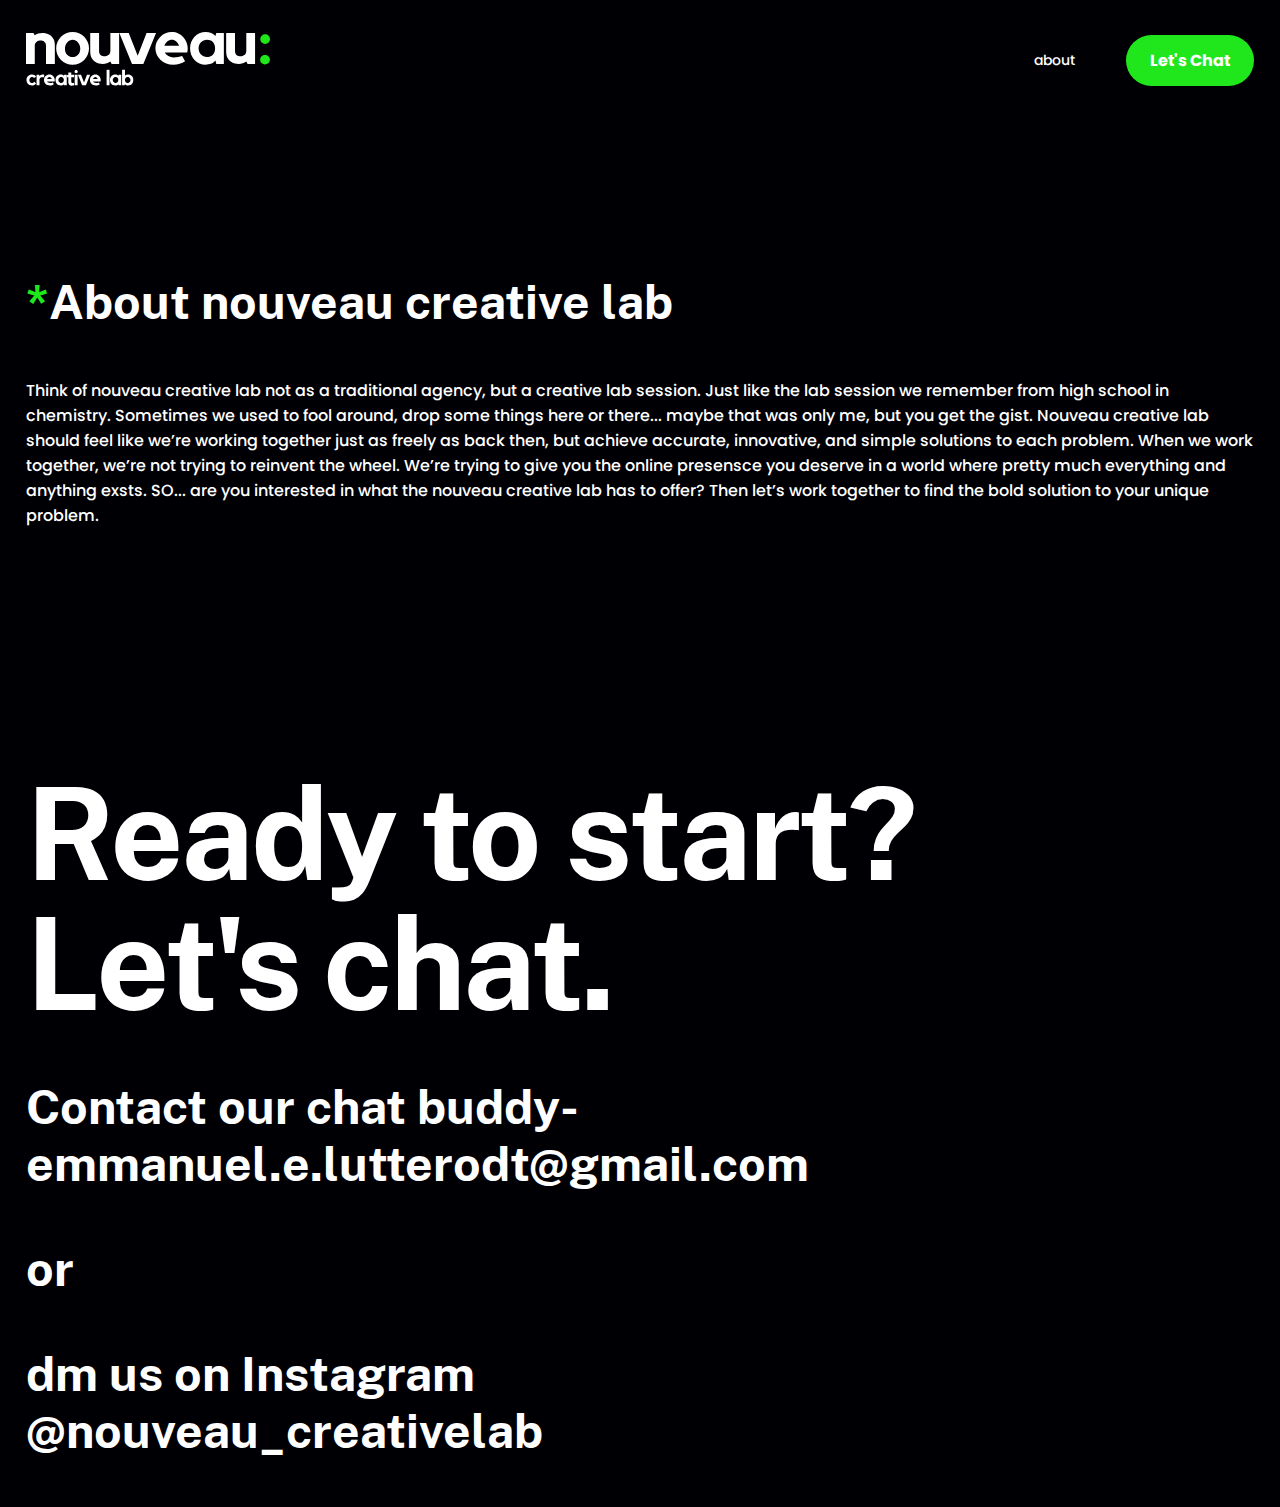
<file: about.html>
<!DOCTYPE html>
<html lang="en">
  <head>
    <meta charset="UTF-8" />
    <meta http-equiv="X-UA-Compatible" content="IE=edge" />
    <meta name="viewport" content="width=device-width, initial-scale=1.0" />
    <link rel="stylesheet" href="main.css" />
    <script src="script.js" defer></script>
    <title>Nouveau Creative Lab</title>
  </head>
  <body class="bodyDiv">
    <header>
      <nav class="navBar">
        <a href="index.html"
          ><img src="media/weblogo.svg" alt="Webpage Logo"
        /></a>
        <div class="headerButtonContainer">
          <a href="about.html" class="aboutLink">about</a>
          <div class="filler"></div>
          <a href="#contactDiv" class="contactLink">Let's Chat</a>
        </div>
      </nav>
    </header>
    <main class="mainDiv">
      <section class="aboutSection">
        <h3><span class="green">*</span>About nouveau creative lab</h3>
        <p class="valuesText">
          Think of nouveau creative lab not as a traditional agency, but a
          creative lab session. Just like the lab session we remember from high
          school in chemistry. Sometimes we used to fool around, drop some
          things here or there... maybe that was only me, but you get the gist.
          Nouveau creative lab should feel like we’re working together just as
          freely as back then, but achieve accurate, innovative, and simple
          solutions to each problem. When we work together, we’re not trying to
          reinvent the wheel. We’re trying to give you the online presensce you
          deserve in a world where pretty much everything and anything exsts.
          SO... are you interested in what the nouveau creative lab has to
          offer? Then let’s work together to find the bold solution to your
          unique problem.
        </p>
      </section>
      <section class="contactDiv" id="contactDiv">
        <h6>Ready to start?<br />Let's chat.</h6>
        <h3>Contact our chat buddy-<br />emmanuel.e.lutterodt@gmail.com</h3>
        <h3>or</h3>
        <h3>dm us on Instagram<br />@nouveau_creativelab</h3>
      </section>
    </main>
    <footer class="footerDiv"></footer>
  </body>
</html>
</file>
<file: main.css>
:root {
  --color-green: #20e71c;
  --color-black: #000004;
  --color-white: #ffffff;
}

@font-face {
  font-family: Poppins-Bold;
  src: url(fonts/Poppins-Bold.otf);
}

@font-face {
  font-family: Poppins-Medium;
  src: url(fonts/Poppins-Medium.otf);
}

@font-face {
  font-family: PublicSans-Black;
  src: url(fonts/PublicSans-Black.woff);
}

@font-face {
  font-family: PublicSans-Bold;
  src: url(fonts/PublicSans-Bold.woff);
}

@font-face {
  font-family: PublicSans-Italic;
  src: url(fonts/PublicSans-Italic.woff);
}

@font-face {
  font-family: PublicSans-Light;
  src: url(fonts/PublicSans-Light.woff);
}

html {
  scroll-behavior: smooth;
}

body {
  padding: 0;
  margin: 0;
  font-size: 100%;
}

.bodyDiv {
  background-color: var(--color-black);
}

header {
  padding: 0 2vw;
}

.navBar {
  display: flex;
  flex-direction: row;
  justify-content: space-between;
  align-items: center;
  margin-top: 3.5vh;
}

a {
  display: block;
  text-decoration: none;
  color: var(--color-white);
}
a:hover {
  text-decoration: none;
}
a:focus {
  text-decoration: none;
}
a:active {
  text-decoration: none;
}

.headerButtonContainer {
  display: flex;
  flex-direction: row;
  align-items: center;
  font-size: 100%;
}

.filler {
  width: 4vw;
}

.aboutLink {
  font-family: Poppins-Medium;
  font-size: 0.875em;
  font-weight: normal;
}

.contactLink {
  font-family: Poppins-Bold;
  font-size: 1em;
  padding: 13px 24px;
  background-color: var(--color-green);
  border-radius: 50px;
}

h1 {
  font-family: PublicSans-Black;
  color: var(--color-white);
  font-size: 12.5em;
  letter-spacing: -0.04em;
  line-height: 80%;
  font-weight: normal;
  margin-bottom: 0;
}

.strategicHero {
  font-family: PublicSans-Italic;
  font-weight: normal;
}

.nouveauHero {
  font-family: PublicSans-Bold;
  text-decoration: underline;
  font-weight: normal;
}

.heroFlex {
  display: flex;
  flex-direction: row;
  justify-content: space-between;
  align-items: flex-end;
  position: relative;
  z-index: 1000;
  font-size: 100%;
}

.bigCircles {
  position: absolute;
  top: 50vh;
  left: 49vw;
  z-index: 0;
}

.heroSection {
  height: 100vh;
  margin-bottom: 30vh;
  padding: 0 2vw;
}

.hookSection {
  padding: 0 2vw;
}

.paragraph {
  font-family: Poppins-Medium;
  font-weight: normal;
  font-size: 1.125em;
  color: var(--color-white);
  padding: 0 15vw;
  margin-bottom: 15vh;
}

.statement {
  font-family: PublicSans-Bold;
  font-weight: normal;
  font-size: 18.75em;
  color: var(--color-white);
  line-height: 90%;
  margin-top: 0;
}

.statementLight {
  font-family: PublicSans-Light;
  padding-left: 30vw;
}

h3 {
  font-family: PublicSans-Bold;
  font-weight: normal;
  color: var(--color-white);
  font-size: 3em;
}

.green {
  color: var(--color-green);
}

.subheaderFlexbox {
  display: flex;
  align-items: center;
  justify-content: center;
}

.arrowDown {
  width: 5%;
}

.workSection {
  padding: 20vh 17vw 0 17vw;
  background-color: var(--color-white);
}

.line {
  background-color: var(--color-black);
  height: 2px;
  margin-bottom: 5vh;
}

h4 {
  font-family: PublicSans-Bold;
  font-weight: normal;
  font-size: 6em;
  color: var(--color-black);
  margin: 0;
}

.previewLabel {
  font-family: Poppins-Medium;
  font-weight: normal;
  font-size: 1em;
  color: rgb(203, 203, 203);
}

.cardHeader {
  display: flex;
  align-items: baseline;
  justify-content: space-between;
}

.cardText {
  font-family: Poppins-Medium;
  font-weight: normal;
  font-size: 1.125em;
  color: var(--color-black);
  margin-bottom: 10vh;
}

.projectLink {
  font-family: Poppins-Medium;
  font-weight: normal;
  font-size: 1.125em;
  color: var(--color-green);
  margin-bottom: 5vh;
}

.card {
  height: 15vh;
  overflow: hidden;
}

.black {
  color: var(--color-black);
}

.subheaderWork {
  margin-top: 15vh;
}

h5 {
  font-family: PublicSans-Bold;
  font-size: 2em;
  font-weight: normal;
  color: var(--color-white);
  margin: 2vh 0;
}

.valuesText {
  font-family: Poppins-Medium;
  font-size: 1em;
  font-weight: normal;
  color: var(--color-white);
}

.valuesImage {
  width: 20%;
}

.valuesSection {
  padding: 20vh 2vw;
}

.grid {
  display: grid;
  grid-template-columns: 1fr 1fr 1fr;
  gap: 15%;
  margin-bottom: 15vh;
}

.contactDiv {
  padding: 0 2vw;
}

h6 {
  font-family: PublicSans-Bold;
  font-size: 8em;
  font-weight: normal;
  color: var(--color-white);
  margin: 10vh 0 5vh 0;
  letter-spacing: -3px;
  line-height: 102.5%;
}

.aboutSection {
  padding: 15vh 2vw;
}

.previewDiv {
  overflow: hidden;
  height: 3em;
}

.moveableDiv {
  display: flex;
  flex-direction: column;
  align-items: flex-end;
}

.contactButton {
  display: none;
  position: fixed;
  bottom: 15px;
  right: 15px;
}

.contactButtonText {
  text-align: center;
  margin: 0;
  font-family: Poppins-Bold;
  font-size: 1em;
  line-height: 80%;
  color: var(--color-white);
}

.contactButtonFlex {
  display: flex;
  flex-direction: row;
  align-items: center;
  width: 60px;
  height: 60px;
  background-color: var(--color-green);
  border-radius: 40px;
  justify-content: center;
}

@media only screen and (max-width: 1200px) {
}

@media only screen and (max-width: 1100px) {
}

@media only screen and (max-width: 850px) {
  .heroFlex {
    font-size: 90%;
  }
}

@media only screen and (max-width: 700px) {
  .heroFlex {
    font-size: 75%;
  }
}

@media only screen and (max-width: 500px) {
  .heroFlex {
    font-size: 47%;
  }
  .bigCircles {
    top: 40%;
    left: 80%;
    width: 20%;
  }
  .arrowDown {
    display: none;
  }
  .webLogo {
    width: 30%;
    content: url("media/webminified.svg");
  }
  .headerButtonContainer {
    font-size: 100%;
  }
  .contactLink {
    display: none;
  }
  .heroSection {
    height: 60vh;
    margin-bottom: 0vh;
  }
  .statement {
    font-size: 5.2em;
  }

  .paragraph {
    font-size: 0.875em;
  }
  h3 {
    text-align: center;
    font-size: 1.5em;
  }

  h4 {
    font-size: 2.5em;
  }

  .card {
    height: 50px;
  }

  h5 {
    font-size: 1.5em;
  }

  .valuesText {
    font-size: 0.875em;
  }

  .grid {
    grid-template-columns: 1fr;
    grid-template-rows: 1fr 1fr 1fr;
    padding: 0 10vw;
    gap: 5%;
  }

  h6 {
    font-size: 4em;
    margin-top: 0;
  }

  .contactInfo {
    text-align: left;
    font-size: 1.25em;
  }

  .contactButton {
    display: block;
  }
}
</file>
